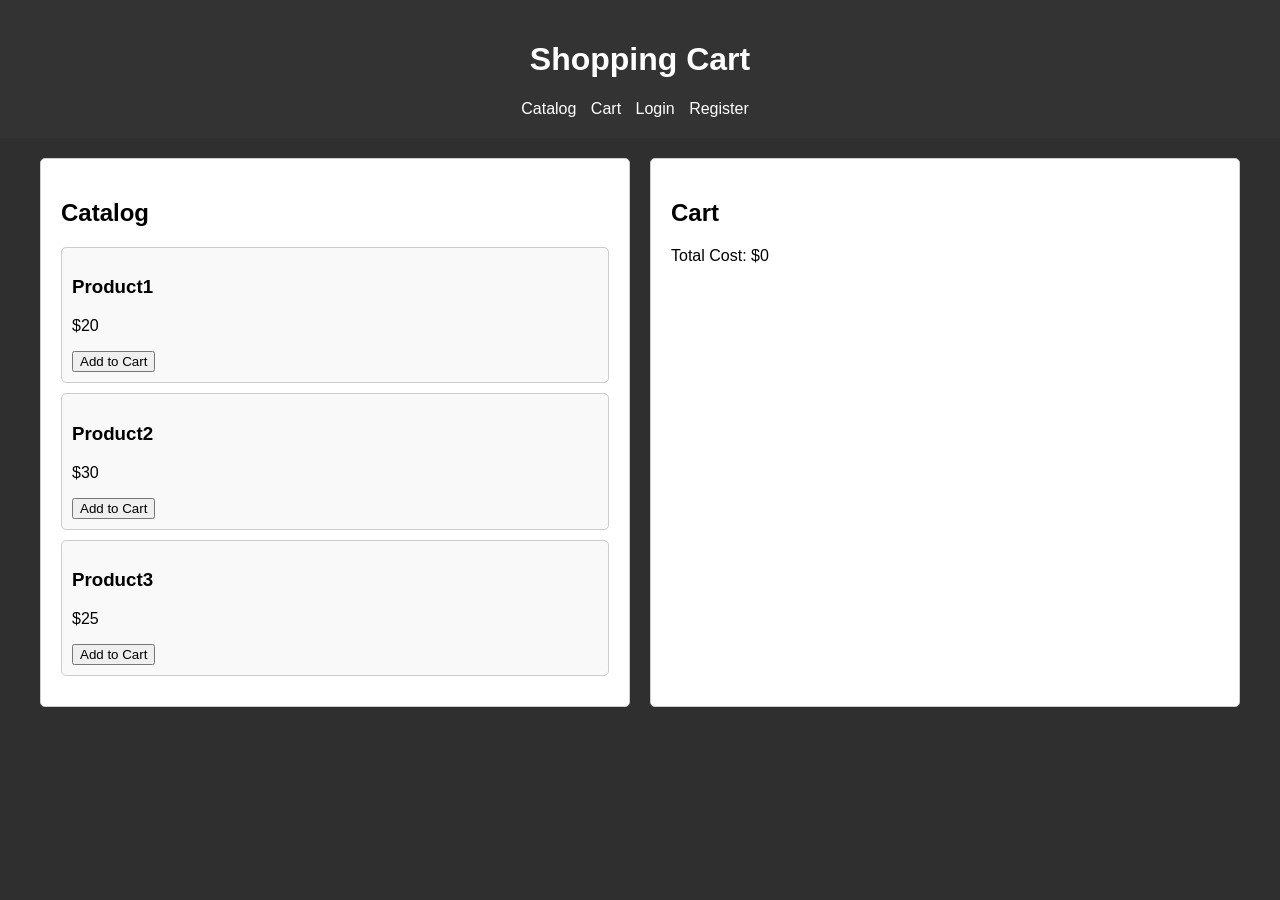
<file: Week-1/index.html>
<!DOCTYPE html>
<html lang="en">
<head>
<meta charset="UTF-8">
<meta name="viewport" content="width=device-width, initial-scale=1.0">
<title>Shopping Cart</title>
<style>
body {
  font-family: Arial, sans-serif;
  margin: 0;
  padding: 0;
  background-color: #2f2f2f;
}
header {
  background-color: #333;
  color: #fff;
  padding: 20px;
  text-align: center;
}
nav ul {
  list-style-type: none;
  padding: 0;
  margin: 0;
}
nav ul li {
  display: inline;
  margin-right: 10px;
}
nav ul li a {
  text-decoration: none;
  color: #fff;
}
.container {
  display: grid;
  grid-template-columns: 1fr 1fr;
  gap: 20px;
  max-width: 1200px;
  margin: 20px auto;
  padding: 0 20px;
}
.catalog, .cart {
  background-color: #fff;
  border: 1px solid #ccc;
  border-radius: 5px;
  padding: 20px;
}
.product-card {
  border: 1px solid #ccc;
  border-radius: 5px;
  padding: 10px;
  margin-bottom: 10px;
  background-color: #f9f9f9;
}
.product-card:hover {
  background-color: #e5e5e5;
}
.cart-items {
  list-style-type: none;
  padding: 0;
}
.cart-item {
  padding: 10px;
  border-bottom: 1px solid #ccc;
}
</style>
</head>
<body>
<header>
  <h1>Shopping Cart</h1>
  <nav>
    <ul>
      <li><a href="#catalog">Catalog</a></li>
      <li><a href="#cart">Cart</a></li>
      <li><a href="./login.html">Login</a></li>
      <li><a href="./register.html">Register</a></li>
    </ul>
  </nav>
</header>
<div class="container">
  <div class="catalog" id="catalog">
    <h2>Catalog</h2>
    <div class="product-card">
      <h3>Product1</h3>
      <p>$20</p>
      <button onclick="addToCart(20)">Add to Cart</button>
    </div>
    <div class="product-card">
      <h3>Product2</h3>
      <p>$30</p>
      <button onclick="addToCart(30)">Add to Cart</button>
    </div>
    <div class="product-card">
      <h3>Product3</h3>
      <p>$25</p>
      <button onclick="addToCart(25)">Add to Cart</button>
    </div>
  </div>
  <div class="cart" id="cart">
    <h2>Cart</h2>
    <ul class="cart-items" id="cartitems">
      <!-- Cart items will be displayed here -->
    </ul>
    <p>Total Cost: <span id="totalCost">$0</span></p>
  </div>
</div>
<script>
let cartTotal = 0;
function addToCart(price) {
  cartTotal += price;
  document.getElementById('totalCost').textContent = `$${cartTotal}`;
  
  // Add item to cart list
  const cartList = document.getElementById('cartitems');
  const li = document.createElement('li');
  li.className = 'cart-item';
  li.textContent = `Item - $${price}`;
  cartList.appendChild(li);
}
</script>
</body>
</html>
</file>
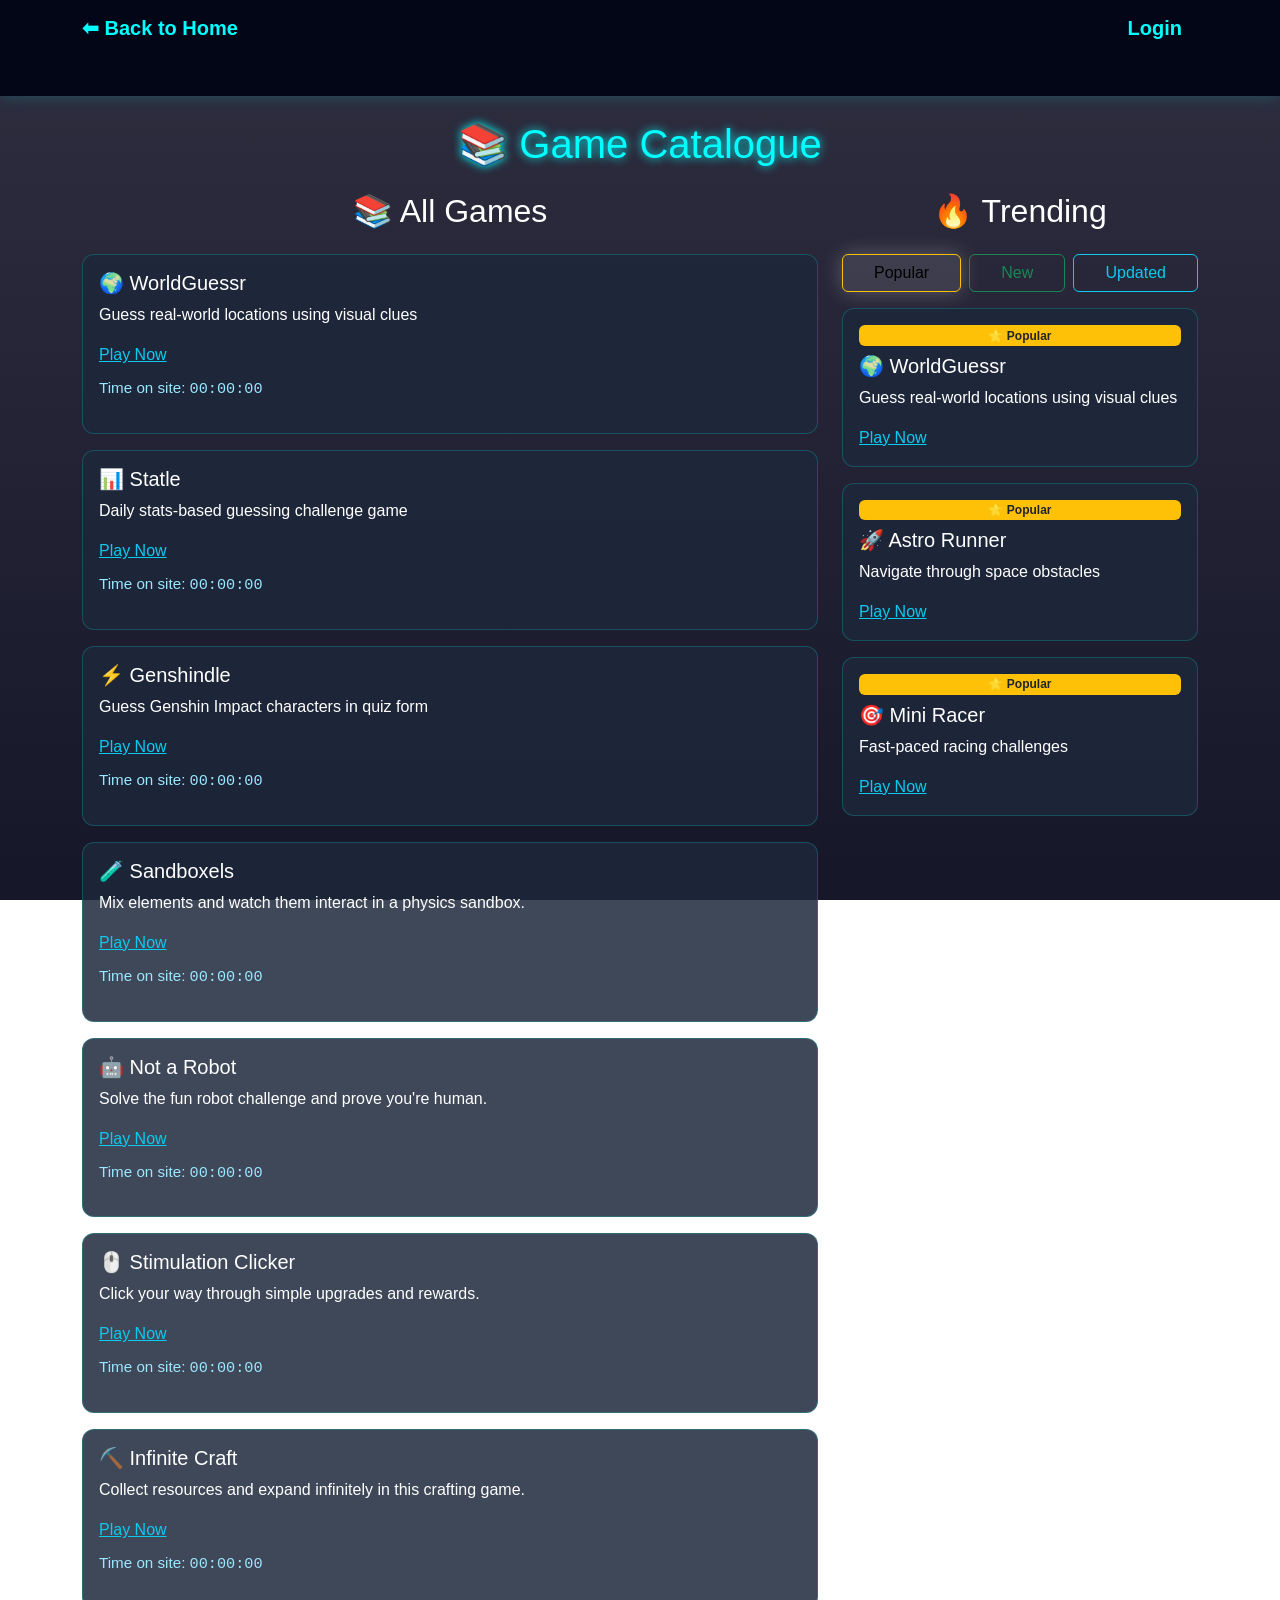
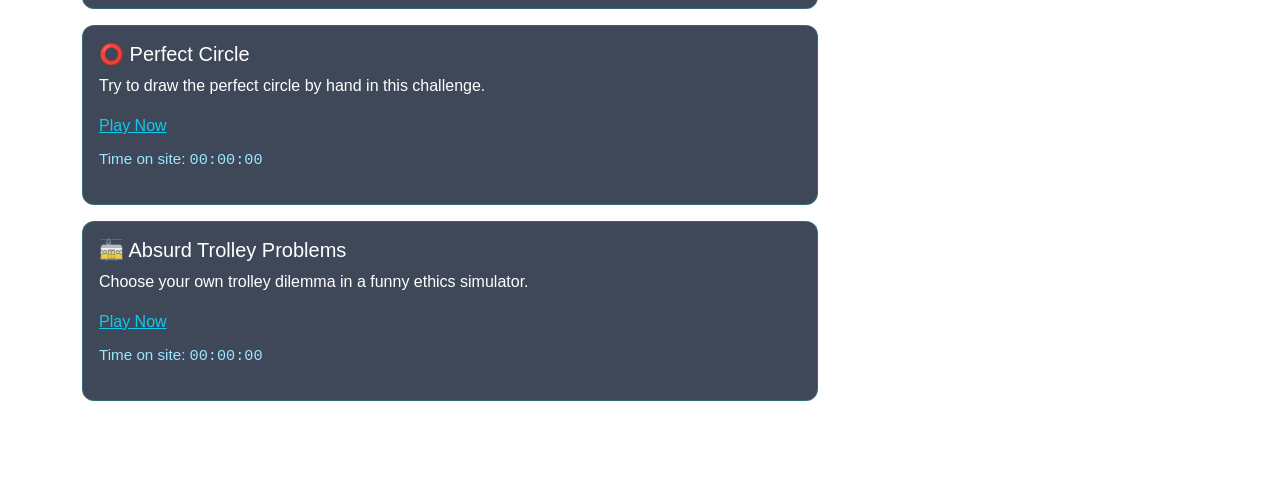
<file: Project_Game_lib/catalogue.html>
<!DOCTYPE html>
<html lang="en">
<head>
<meta charset="UTF-8">
<title>Catalogue</title>
<meta name="viewport" content="width=device-width, initial-scale=1">

<link href="https://cdn.jsdelivr.net/npm/bootstrap@5.3.0/dist/css/bootstrap.min.css" rel="stylesheet">

<style>

body {
  margin: 0;
  font-family: Arial, sans-serif;
  background:
    linear-gradient(rgba(10,10,30,0.85), rgba(10,10,30,0.95)),
    url('https://images.unsplash.com/photo-1542751371-adc38448a05e');
  background-size: cover;
  background-attachment: fixed;
  color: white;
}

/* NAVBAR */
.navbar {
  background-color: #020617;
  box-shadow: 0 0 15px rgba(0,255,255,0.2);
}

.navbar a {
  color: cyan !important;
  font-weight: bold;
}

.navbar a:hover {
  text-shadow: 0 0 10px cyan;
}

/* TITLE */
h1 {
  color: cyan;
  text-shadow: 0 0 10px cyan;
}

/* CARDS */
.card {
  background: rgba(30, 41, 59, 0.85);
  border: 1px solid rgba(0,255,255,0.2);
  border-radius: 12px;
  transition: 0.3s;
  color: white;
}

.card:hover {
  transform: scale(1.03);
  box-shadow: 0 0 15px cyan;
}

.time-label {
  margin-top: 10px;
  font-size: 0.95rem;
  color: #9be7ff;
}

.site-timer {
  font-family: 'Courier New', monospace;
}

.container {
  padding-bottom: 40px;
}

</style>

</head>

<body>

<!-- TOP BAR -->
<nav class="navbar">
  <div class="container">

    <a href="home.html" class="navbar-brand">
      ⬅ Back to Home
    </a>

    <a href="login.html" class="navbar-brand">
      Login
    </a>

  </div>
</nav>

<!-- TITLE -->
<div class="text-center mt-4">
  <h1>📚 Game Catalogue</h1>
</div>

<!-- SIDE BY SIDE CONTAINERS -->
<div class="container mt-4">
  <div class="row">

    <!-- LEFT: ALL GAMES LIST -->
    <div class="col-md-8 mb-4">
      <h2 class="text-center mb-4">📚 All Games</h2>

      <!-- WorldGuessr -->
      <div class="card p-3 mb-3">
        <h5>🌍 WorldGuessr</h5>
        <p>Guess real-world locations using visual clues</p>
        <a href="https://www.worldguessr.com/" target="_blank" class="text-info track-play" data-id="worldguessr">Play Now</a>
        <p class="time-label">Time on site: <span class="site-timer">00:00:00</span></p>
      </div>

      <!-- Statle -->
      <div class="card p-3 mb-3">
        <h5>📊 Statle</h5>
        <p>Daily stats-based guessing challenge game</p>
        <a href="https://statle.fun/" target="_blank" class="text-info track-play" data-id="statle">Play Now</a>
        <p class="time-label">Time on site: <span class="site-timer">00:00:00</span></p>
      </div>

      <!-- Genshindle -->
      <div class="card p-3 mb-3">
        <h5>⚡ Genshindle</h5>
        <p>Guess Genshin Impact characters in quiz form</p>
        <a href="https://genshindle.com/" target="_blank" class="text-info track-play" data-id="genshindle">Play Now</a>
        <p class="time-label">Time on site: <span class="site-timer">00:00:00</span></p>
      </div>

      <!-- Neal.fun sandboxels -->
      <div class="card p-3 mb-3">
        <h5>🧪 Sandboxels</h5>
        <p>Mix elements and watch them interact in a physics sandbox.</p>
        <a href="https://neal.fun/sandboxels/" target="_blank" class="text-info track-play" data-id="sandboxels">Play Now</a>
        <p class="time-label">Time on site: <span class="site-timer">00:00:00</span></p>
      </div>

      <!-- Neal.fun not-a-robot -->
      <div class="card p-3 mb-3">
        <h5>🤖 Not a Robot</h5>
        <p>Solve the fun robot challenge and prove you're human.</p>
        <a href="https://neal.fun/not-a-robot/" target="_blank" class="text-info track-play" data-id="notarobot">Play Now</a>
        <p class="time-label">Time on site: <span class="site-timer">00:00:00</span></p>
      </div>

      <!-- Neal.fun stimulation-clicker -->
      <div class="card p-3 mb-3">
        <h5>🖱️ Stimulation Clicker</h5>
        <p>Click your way through simple upgrades and rewards.</p>
        <a href="https://neal.fun/stimulation-clicker/" target="_blank" class="text-info track-play" data-id="stimulationclicker">Play Now</a>
        <p class="time-label">Time on site: <span class="site-timer">00:00:00</span></p>
      </div>

      <!-- Neal.fun infinite-craft -->
      <div class="card p-3 mb-3">
        <h5>⛏️ Infinite Craft</h5>
        <p>Collect resources and expand infinitely in this crafting game.</p>
        <a href="https://neal.fun/infinite-craft/" target="_blank" class="text-info track-play" data-id="infinitecraft">Play Now</a>
        <p class="time-label">Time on site: <span class="site-timer">00:00:00</span></p>
      </div>

      <!-- Neal.fun perfect-circle -->
      <div class="card p-3 mb-3">
        <h5>⭕ Perfect Circle</h5>
        <p>Try to draw the perfect circle by hand in this challenge.</p>
        <a href="https://neal.fun/perfect-circle/" target="_blank" class="text-info track-play" data-id="perfectcircle">Play Now</a>
        <p class="time-label">Time on site: <span class="site-timer">00:00:00</span></p>
      </div>

      <!-- Neal.fun absurd-trolley-problems -->
      <div class="card p-3 mb-3">
        <h5>🚋 Absurd Trolley Problems</h5>
        <p>Choose your own trolley dilemma in a funny ethics simulator.</p>
        <a href="https://neal.fun/absurd-trolley-problems/" target="_blank" class="text-info track-play" data-id="absurdtrolleyproblems">Play Now</a>
        <p class="time-label">Time on site: <span class="site-timer">00:00:00</span></p>
      </div>
    </div>

    <!-- RIGHT: POPULAR / NEW / UPDATED (ROTATING) -->
    <div class="col-md-4 mb-4">
      <h2 class="text-center mb-4">🔥 Trending</h2>

      <div class="d-flex justify-content-between gap-2 mb-3">
        <button id="popularBtn" type="button" class="btn btn-outline-warning flex-fill active-btn">Popular</button>
        <button id="newBtn" type="button" class="btn btn-outline-success flex-fill">New</button>
        <button id="updatedBtn" type="button" class="btn btn-outline-info flex-fill">Updated</button>
      </div>

      <div id="trendingContainer"></div>

    </div>
  </div>
</div>

<script>
const trendingGames = [
  {
    id: "worldguessr",
    badge: "⭐ Popular",
    badgeClass: "bg-warning text-dark",
    title: "🌍 WorldGuessr",
    desc: "Guess real-world locations using visual clues",
    link: "https://www.worldguessr.com/"
  },
  {
    id: "statle",
    badge: "🆕 New",
    badgeClass: "bg-success",
    title: "📊 Statle",
    desc: "Daily stats-based guessing challenge game",
    link: "https://statle.fun/"
  },
  {
    id: "genshindle",
    badge: "⬆️ Updated",
    badgeClass: "bg-info text-dark",
    title: "⚡ Genshindle",
    desc: "Guess Genshin Impact characters in quiz form",
    link: "https://genshindle.com/"
  },
  {
    id: "astrorunner",
    badge: "⭐ Popular",
    badgeClass: "bg-warning text-dark",
    title: "🚀 Astro Runner",
    desc: "Navigate through space obstacles",
    link: "#"
  },
  {
    id: "bubblequest",
    badge: "🆕 New",
    badgeClass: "bg-success",
    title: "🫧 Bubble Quest",
    desc: "Pop bubbles and collect power-ups",
    link: "#"
  },
  {
    id: "cyberclash",
    badge: "⬆️ Updated",
    badgeClass: "bg-info text-dark",
    title: "⚔️ Cyber Clash",
    desc: "Intense action-packed battles",
    link: "#"
  },
  {
    id: "miniracer",
    badge: "⭐ Popular",
    badgeClass: "bg-warning text-dark",
    title: "🎯 Mini Racer",
    desc: "Fast-paced racing challenges",
    link: "#"
  },
  {
    id: "weirdmaze",
    badge: "🆕 New",
    badgeClass: "bg-success",
    title: "🌀 Weird Maze",
    desc: "Navigate through impossible mazes",
    link: "#"
  },
  {
    id: "arcadeblaster",
    badge: "⬆️ Updated",
    badgeClass: "bg-info text-dark",
    title: "🎮 Arcade Blaster",
    desc: "Classic shooting game reimagined",
    link: "#"
  }
];

const STORAGE_KEY = 'gameLibraryPopular';
const TIME_KEY = 'gameTimeTotals';
const VISIT_KEY = 'currentGameVisit';
const MAX_POPULAR = 5;

function getPlayedGames() {
  try {
    return JSON.parse(localStorage.getItem(STORAGE_KEY) || '[]');
  } catch (err) {
    return [];
  }
}

function savePlayedGame(gameId) {
  const played = getPlayedGames().filter(id => id !== gameId);
  played.push(gameId);
  while (played.length > MAX_POPULAR) {
    played.shift();
  }
  localStorage.setItem(STORAGE_KEY, JSON.stringify(played));
}

function getGameTimeTotals() {
  try {
    return JSON.parse(localStorage.getItem(TIME_KEY) || '{}');
  } catch (err) {
    return {};
  }
}

function saveGameTimeTotals(totals) {
  localStorage.setItem(TIME_KEY, JSON.stringify(totals));
}

function addGameTime(gameId, seconds) {
  const totals = getGameTimeTotals();
  totals[gameId] = (totals[gameId] || 0) + seconds;
  saveGameTimeTotals(totals);
}

function buildTrendingGroups() {
  const played = getPlayedGames();
  const groups = {
    popular: [],
    new: [],
    updated: []
  };

  const popularIds = new Set(played);

  trendingGames.forEach(game => {
    const id = game.id;
    if (popularIds.has(id)) {
      groups.popular.push({ ...game, badge: '⭐ Popular', badgeClass: 'bg-warning text-dark' });
      return;
    }
    if (game.badge.includes('Popular')) {
      groups.popular.push(game);
      return;
    }
    if (game.badge.includes('New')) {
      groups.new.push(game);
      return;
    }
    if (game.badge.includes('Updated')) {
      groups.updated.push(game);
      return;
    }
  });

  if (groups.popular.length > MAX_POPULAR) {
    groups.popular = groups.popular.slice(-MAX_POPULAR);
  }

  return groups;
}

let activeCategory = 'popular';
let currentGameId = sessionStorage.getItem(VISIT_KEY) || null;
let visitStart = null;

function formatSeconds(seconds) {
  const hrs = String(Math.floor(seconds / 3600)).padStart(2, '0');
  const mins = String(Math.floor((seconds % 3600) / 60)).padStart(2, '0');
  const secs = String(seconds % 60).padStart(2, '0');
  return `${hrs}:${mins}:${secs}`;
}

function updateGameTimers() {
  const totals = getGameTimeTotals();
  document.querySelectorAll('.card').forEach(card => {
    const timer = card.querySelector('.site-timer');
    const link = card.querySelector('.track-play');
    if (!timer || !link) return;
    const gameId = link.dataset.id;
    const seconds = totals[gameId] || 0;
    timer.textContent = formatSeconds(seconds);
  });
}

function startVisit(gameId) {
  currentGameId = gameId;
  visitStart = Date.now();
  sessionStorage.setItem(VISIT_KEY, gameId);
  sessionStorage.setItem('visitStartTime', visitStart.toString());
}

function endVisit() {
  if (!currentGameId || !visitStart) return;
  const seconds = Math.floor((Date.now() - visitStart) / 1000);
  if (seconds > 0) {
    addGameTime(currentGameId, seconds);
  }
  currentGameId = null;
  visitStart = null;
  sessionStorage.removeItem(VISIT_KEY);
  sessionStorage.removeItem('visitStartTime');
  updateGameTimers();
}

function restoreVisit() {
  const storedGameId = sessionStorage.getItem(VISIT_KEY);
  const storedStart = Number(sessionStorage.getItem('visitStartTime') || 0);
  if (storedGameId && storedStart) {
    currentGameId = storedGameId;
    visitStart = storedStart;
  }
}

function renderTrendingGames(category) {
  const groups = buildTrendingGroups();
  const games = groups[category];
  if (!games.length) {
    document.getElementById('trendingContainer').innerHTML = '<div class="card p-3 mb-3"><p class="mb-0">No games available in this category.</p></div>';
    return;
  }

  const cards = games.map(game => `
    <div class="card p-3 mb-3 fade-in">
      <span class="badge ${game.badgeClass} mb-2">${game.badge}</span>
      <h5>${game.title}</h5>
      <p>${game.desc}</p>
      <a href="${game.link}" target="_blank" class="text-info track-play" data-id="${game.id}">Play Now</a>
    </div>
  `).join('');

  document.getElementById('trendingContainer').innerHTML = cards;
}

function setActiveCategory(category) {
  activeCategory = category;
  document.getElementById('popularBtn').classList.toggle('active-btn', category === 'popular');
  document.getElementById('newBtn').classList.toggle('active-btn', category === 'new');
  document.getElementById('updatedBtn').classList.toggle('active-btn', category === 'updated');
  renderTrendingGames(category);
}

function rotateCategory() {
  const order = ['popular', 'new', 'updated'];
  const nextIndex = (order.indexOf(activeCategory) + 1) % order.length;
  setActiveCategory(order[nextIndex]);
}

restoreVisit();

// Button handlers
document.getElementById('popularBtn').addEventListener('click', () => {
  setActiveCategory('popular');
});

document.getElementById('newBtn').addEventListener('click', () => {
  setActiveCategory('new');
});

document.getElementById('updatedBtn').addEventListener('click', () => {
  setActiveCategory('updated');
});

document.addEventListener('click', event => {
  const target = event.target;
  if (target.matches('.track-play')) {
    const gameId = target.dataset.id;
    if (gameId) {
      savePlayedGame(gameId);
      startVisit(gameId);
      setTimeout(() => setActiveCategory('popular'), 100);
    }
  }
});

// when the user returns to this tab, stop counting away-time as game time
document.addEventListener('visibilitychange', () => {
  if (document.visibilityState === 'visible') {
    endVisit();
  }
});

document.addEventListener('pagehide', () => {
  endVisit();
});

// Initial render
setActiveCategory(activeCategory);
updateGameTimers();

// Rotate every 6 seconds between categories
setInterval(rotateCategory, 6000);
</script>

<style>
@keyframes fadeIn {
  from {
    opacity: 0;
  }
  to {
    opacity: 1;
  }
}

.fade-in {
  animation: fadeIn 0.5s ease-in;
}

.active-btn {
  color: black !important;
  box-shadow: 0 0 20px rgba(255,255,255,0.25);
  background: rgba(255,255,255,0.1);
}
</style>

</body>
</html>
</file>
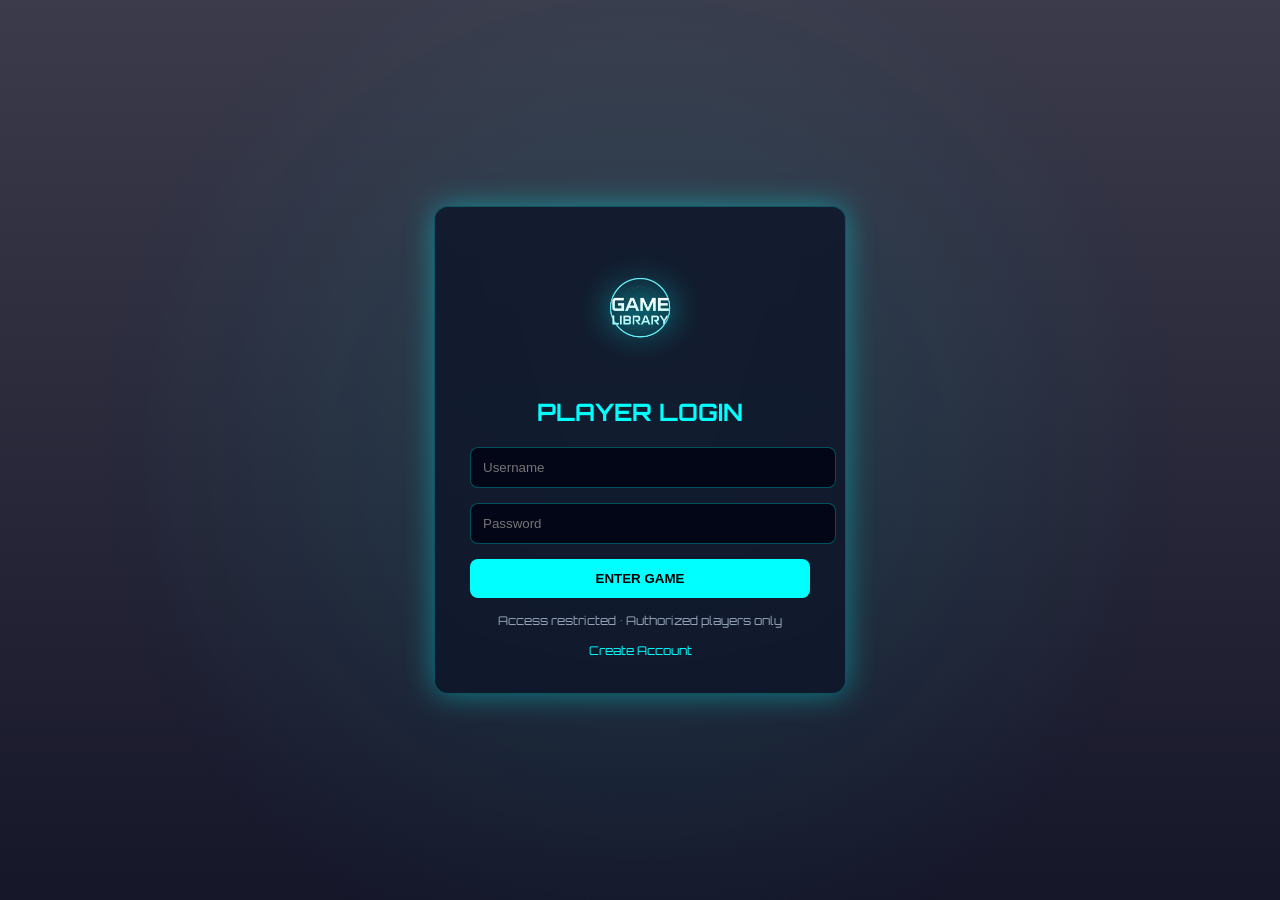
<file: Project_Game_lib/login.html>
<!DOCTYPE html>
<html lang="en">
<head>
<meta charset="UTF-8">
<meta name="viewport" content="width=device-width, initial-scale=1.0">
<title>Game Login</title>

<link href="https://fonts.googleapis.com/css2?family=Orbitron:wght@400;600&display=swap" rel="stylesheet">

<style>
body {
  margin: 0;
  height: 100vh;
  font-family: 'Orbitron', sans-serif;
  background:
    linear-gradient(rgba(10,10,30,0.8), rgba(10,10,30,0.95)),
    url('https://images.unsplash.com/photo-1542751371-adc38448a05e');
  background-size: cover;
  background-position: center;
  display: flex;
  justify-content: center;
  align-items: center;
  color: white;
}

body::before {
  content: "";
  position: fixed;
  inset: 0;
  background: radial-gradient(circle at center, rgba(0,255,255,0.1), transparent 70%);
}

.wrapper {
  width: 340px;
  padding: 35px;
  border-radius: 14px;
  background: rgba(15, 23, 42, 0.85);
  backdrop-filter: blur(12px);
  border: 1px solid rgba(0,255,255,0.25);
  box-shadow: 0 0 30px rgba(0,255,255,0.4);
  position: relative;
}

.img-area img {
  display: block;
  margin: 0 auto 25px;
  width: 130px;
  filter: drop-shadow(0 0 15px cyan);
}

h2 {
  text-align: center;
  color: cyan;
  margin-bottom: 20px;
}

.input-box {
  margin-bottom: 15px;
}

.input-box input {
  width: 100%;
  padding: 12px;
  border-radius: 8px;
  border: 1px solid rgba(0,255,255,0.3);
  background: #020617;
  color: white;
}

button {
  width: 100%;
  padding: 12px;
  background: cyan;
  border: none;
  border-radius: 8px;
  font-weight: bold;
  color: black;
  cursor: pointer;
}

button:hover {
  box-shadow: 0 0 15px cyan;
}

.footer {
  text-align: center;
  margin-top: 15px;
  font-size: 12px;
  color: #94a3b8;
}

a {
  color: cyan;
  text-decoration: none;
}
a:hover {
  text-shadow: 0 0 10px cyan;
}
</style>
</head>

<body>

<div class="wrapper">

  <div class="img-area">
    <img src="1.png" alt="Game Logo">
  </div>

  <h2>PLAYER LOGIN</h2>

  <form id="loginForm">
    <div class="input-box">
      <input type="text" placeholder="Username" required>
    </div>

    <div class="input-box">
      <input type="password" placeholder="Password" required>
    </div>

    <button type="submit">ENTER GAME</button>
  </form>

  <div class="footer">
    Access restricted • Authorized players only
    <br><br>
    <a href="register.html">Create Account</a>
  </div>

</div>

<script>
document.getElementById("loginForm").addEventListener("submit", function(e) {
  e.preventDefault();

  // ✅ CHANGED HERE
  window.location.href = "home.html";
});
</script>

</body>
</html>
</file>
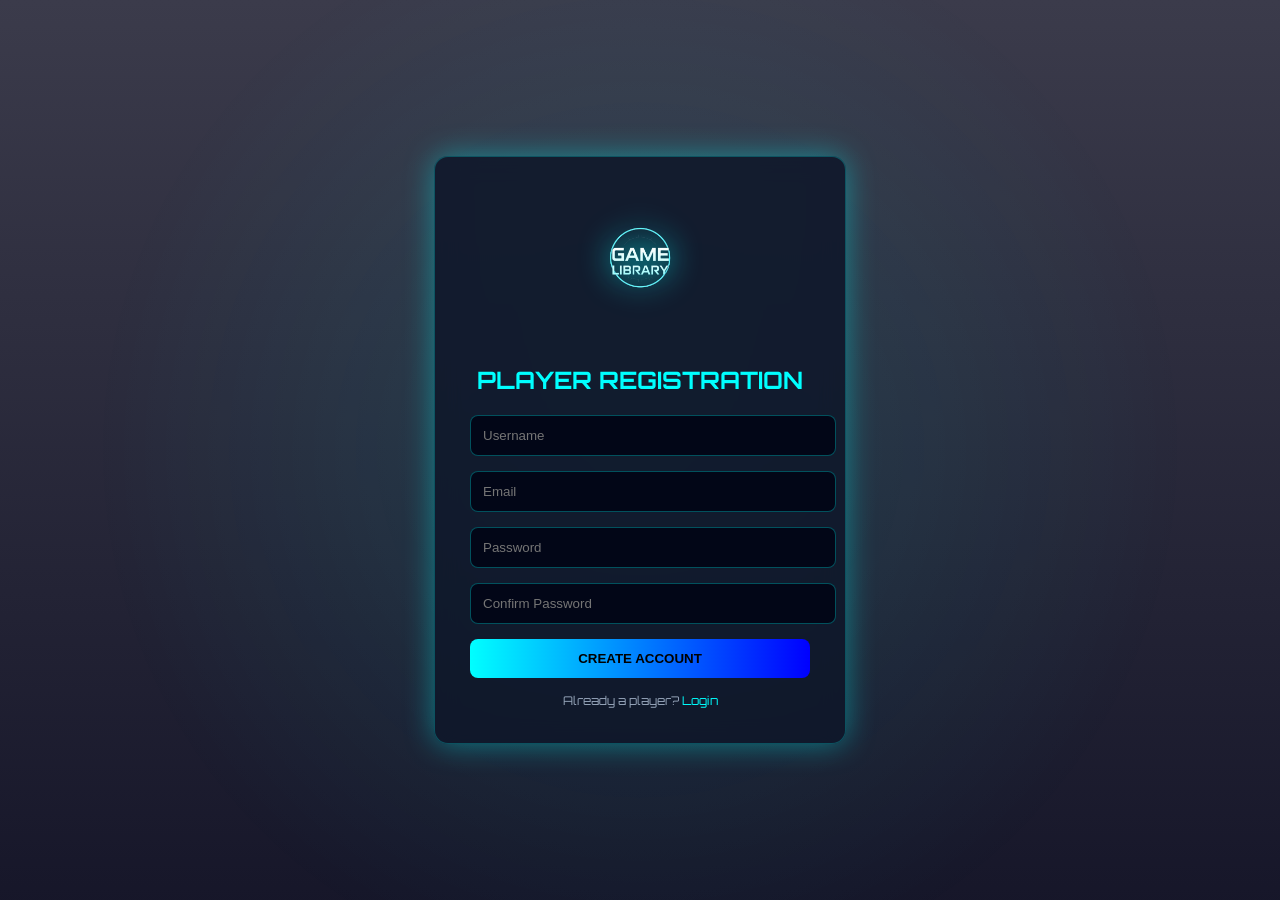
<file: Project_Game_lib/register.html>
<!DOCTYPE html>
<html lang="en">
<head>
<meta charset="UTF-8">
<meta name="viewport" content="width=device-width, initial-scale=1.0">
<title>Register</title>

<link href="https://fonts.googleapis.com/css2?family=Orbitron:wght@400;600&display=swap" rel="stylesheet">

<!-- ✅ THIS IS THE LINK -->
<link rel="stylesheet" href="style.css">
</head>

<body>

<div class="wrapper">

  <div class="img-area">
    <img src="1.png" alt="Logo">
  </div>

  <h2>PLAYER REGISTRATION</h2>

  <form>
    <div class="input-box">
      <input type="text" placeholder="Username" required>
    </div>

    <div class="input-box">
      <input type="email" placeholder="Email" required>
    </div>

    <div class="input-box">
      <input type="password" placeholder="Password" required>
    </div>

    <div class="input-box">
      <input type="password" placeholder="Confirm Password" required>
    </div>

    <button type="submit">CREATE ACCOUNT</button>
  </form>

  <div class="footer">
    Already a player? <a href="login.html">Login</a>
  </div>

</div>

</body>
</html>
</file>
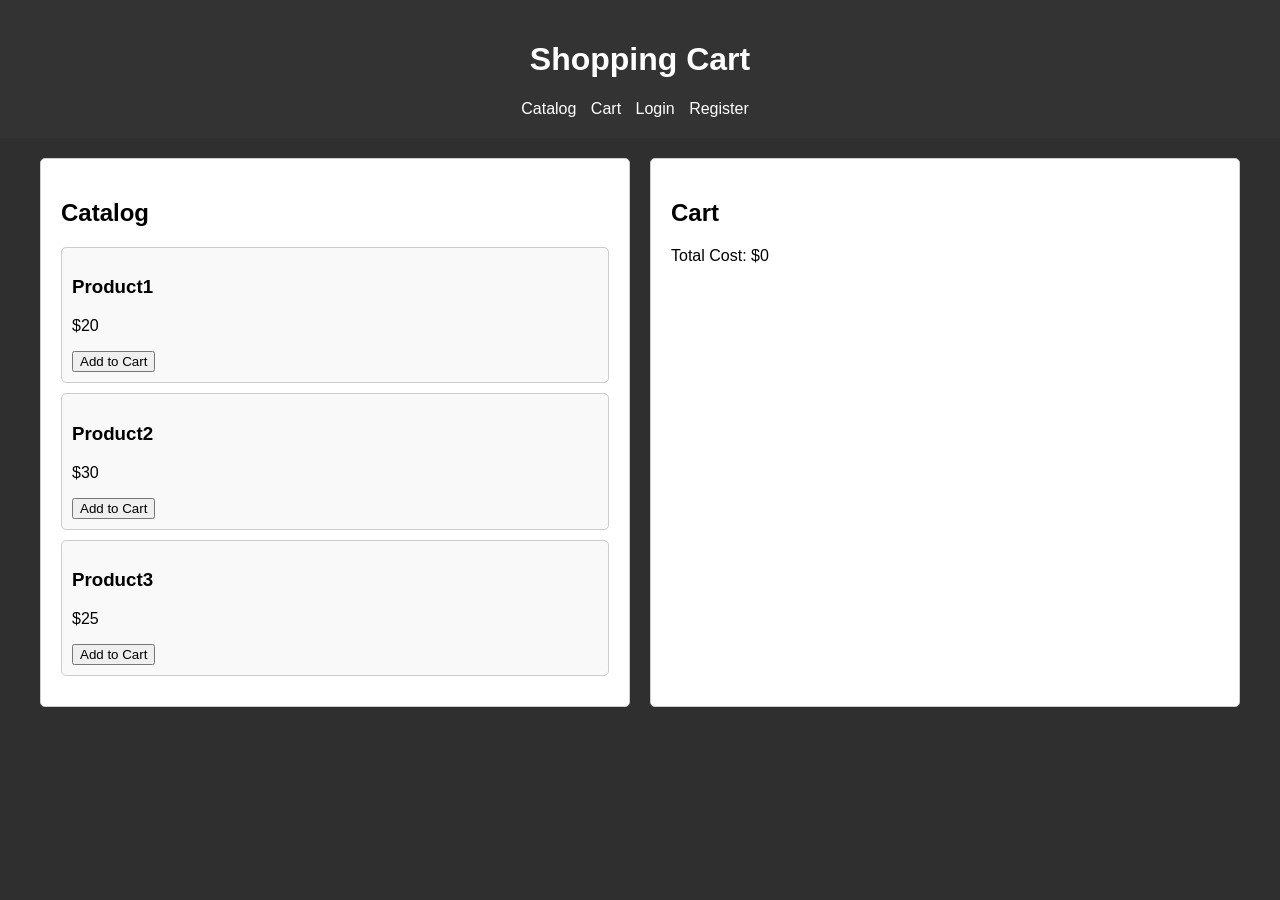
<file: Week-1/index2.html>
<!DOCTYPE html>
<html lang="en">
<head>
<meta charset="UTF-8">
<meta name="viewport" content="width=device-width, initial-scale=1.0">
<title>Shopping Cart</title>
<style>
body {
  font-family: Arial, sans-serif;
  margin: 0;
  padding: 0;
  background-color: #2f2f2f;
}
header {
  background-color: #333;
  color: #fff;
  padding: 20px;
  text-align: center;
}
nav ul {
  list-style-type: none;
  padding: 0;
  margin: 0;
}
nav ul li {
  display: inline;
  margin-right: 10px;
}
nav ul li a {
  text-decoration: none;
  color: #fff;
}
.container {
  display: grid;
  grid-template-columns: 1fr 1fr;
  gap: 20px;
  max-width: 1200px;
  margin: 20px auto;
  padding: 0 20px;
}
.catalog, .cart {
  background-color: #fff;
  border: 1px solid #ccc;
  border-radius: 5px;
  padding: 20px;
}
.product-card {
  border: 1px solid #ccc;
  border-radius: 5px;
  padding: 10px;
  margin-bottom: 10px;
  background-color: #f9f9f9;
}
.product-card:hover {
  background-color: #e5e5e5;
}
.cart-items {
  list-style-type: none;
  padding: 0;
}
.cart-item {
  padding: 10px;
  border-bottom: 1px solid #ccc;
  display: flex;
  justify-content: space-between;
  align-items: center;
}
.cart-item button {
  background-color: red;
  color: white;
  border: none;
  padding: 5px 10px;
  border-radius: 3px;
  cursor: pointer;
}
.cart-item button:hover {
  background-color: darkred;
}
</style>
</head>
<body>
<header>
  <h1>Shopping Cart</h1>
  <nav>
    <ul>
      <li><a href="#catalog">Catalog</a></li>
      <li><a href="#cart">Cart</a></li>
      <li><a href="./login.html">Login</a></li>
      <li><a href="./register.html">Register</a></li>
    </ul>
  </nav>
</header>
<div class="container">
  <div class="catalog" id="catalog">
    <h2>Catalog</h2>
    <div class="product-card">
      <h3>Product1</h3>
      <p>$20</p>
      <button onclick="addToCart('Product1', 20)">Add to Cart</button>
    </div>
    <div class="product-card">
      <h3>Product2</h3>
      <p>$30</p>
      <button onclick="addToCart('Product2', 30)">Add to Cart</button>
    </div>
    <div class="product-card">
      <h3>Product3</h3>
      <p>$25</p>
      <button onclick="addToCart('Product3', 25)">Add to Cart</button>
    </div>
  </div>
  <div class="cart" id="cart">
    <h2>Cart</h2>
    <ul class="cart-items" id="cartitems">
      <!-- Cart items will be displayed here -->
    </ul>
    <p>Total Cost: <span id="totalCost">$0</span></p>
  </div>
</div>
<script>
let cartTotal = 0;

function addToCart(name, price) {
  cartTotal += price;
  document.getElementById('totalCost').textContent = `$${cartTotal}`;

  const cartList = document.getElementById('cartitems');
  const li = document.createElement('li');
  li.className = 'cart-item';
  li.innerHTML = `${name} - $${price} 
    <button onclick="removeFromCart(this, ${price})">Remove</button>`;
  cartList.appendChild(li);
}

function removeFromCart(button, price) {
  cartTotal -= price;
  document.getElementById('totalCost').textContent = `$${cartTotal}`;
  button.parentElement.remove();
}
</script>
</body>
</html>
</file>
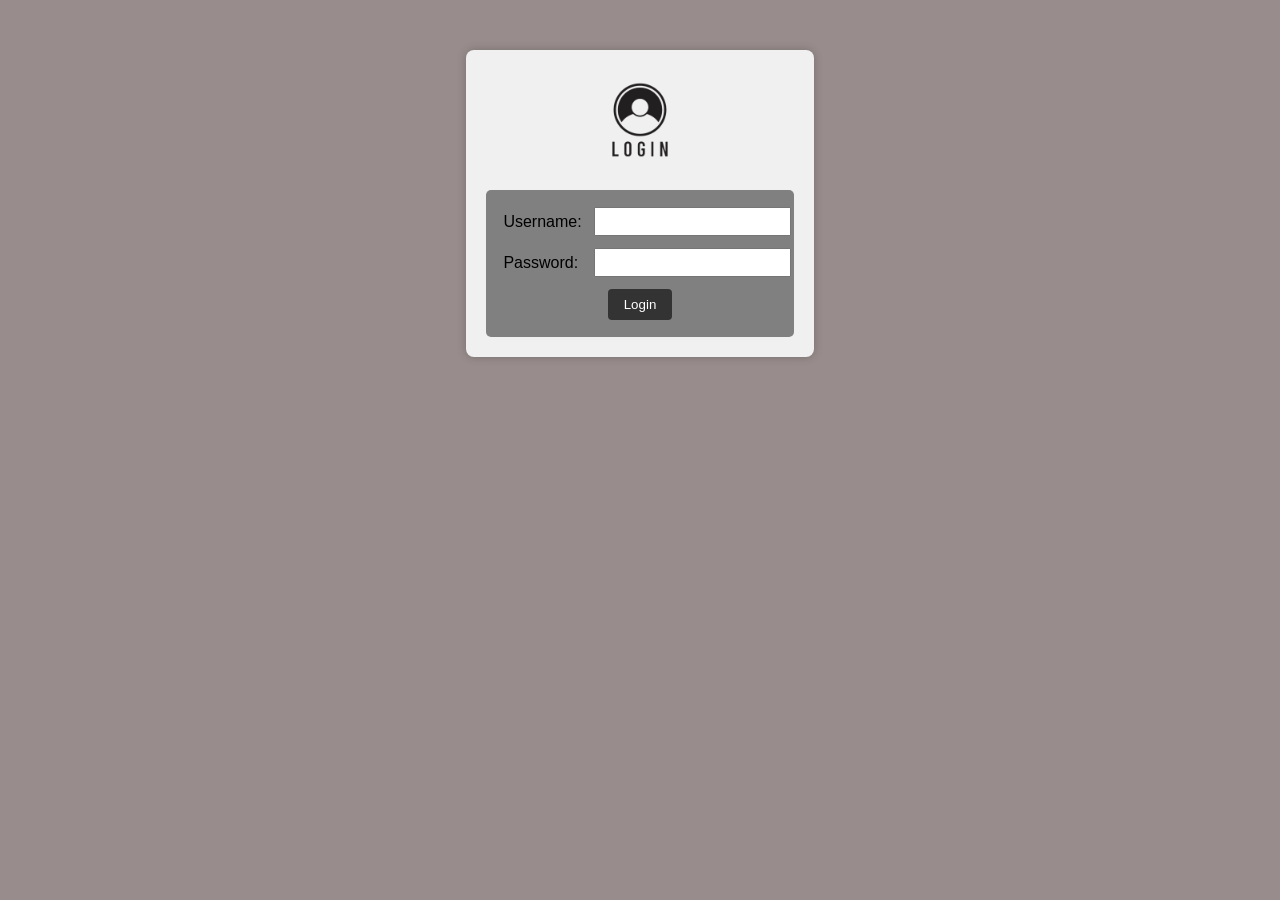
<file: Week-1/Login.html>
<!DOCTYPE html>
<html lang="en">
<head>
  <meta charset="UTF-8">
  <meta name="viewport" content="width=device-width, initial-scale=1.0">
  <title>Login</title>
  <style>
    body {
      background-color: #988c8c;
      font-family: Arial, sans-serif;
    }
    .form-box {
      display: flex;
      justify-content: center;
      margin-top: 50px;
    }
    .wrapper {
      background: #f0f0f0;
      padding: 20px;
      border-radius: 8px;
      box-shadow: 0 0 10px rgba(0,0,0,0.2);
    }
    .img-area img {
      display: block;
      margin: 0 auto 20px;
      max-width: 100px;
    }
    table {
      margin: 0 auto;
      background-color: #808080;
      padding: 10px;
      border-radius: 5px;
    }
    caption {
      margin-bottom: 10px;
      font-weight: bold;
      text-decoration: underline;
    }
    td {
      padding: 5px;
    }
    input[type="text"], input[type="password"] {
      width: 100%;
      padding: 5px;
    }
    input[type="submit"] {
      padding: 8px 16px;
      background-color: #333;
      color: #fff;
      border: none;
      border-radius: 4px;
      cursor: pointer;
    }
    input[type="submit"]:hover {
      background-color: #555;
    }
  </style>
</head>
<body>
  <div class="form-box">
    <div class="wrapper">
      <div class="img-area">
        <img src="1.png" alt="Login Icon">
      </div>
      <div class="form-area">
        <form name="login" method="post">
          <table>            
            <tr>
              <td>Username:</td>
              <td><input type="text" name="uname" required></td>
            </tr>
            <tr>
              <td>Password:</td>
              <td><input type="password" name="pwd" required></td>
            </tr>
            <tr>
              <td colspan="2" align="center">
                <input type="submit" value="Login">
              </td>
            </tr>
          </table>
        </form>
      </div>
    </div>
  </div>
</body>
</html>
</file>
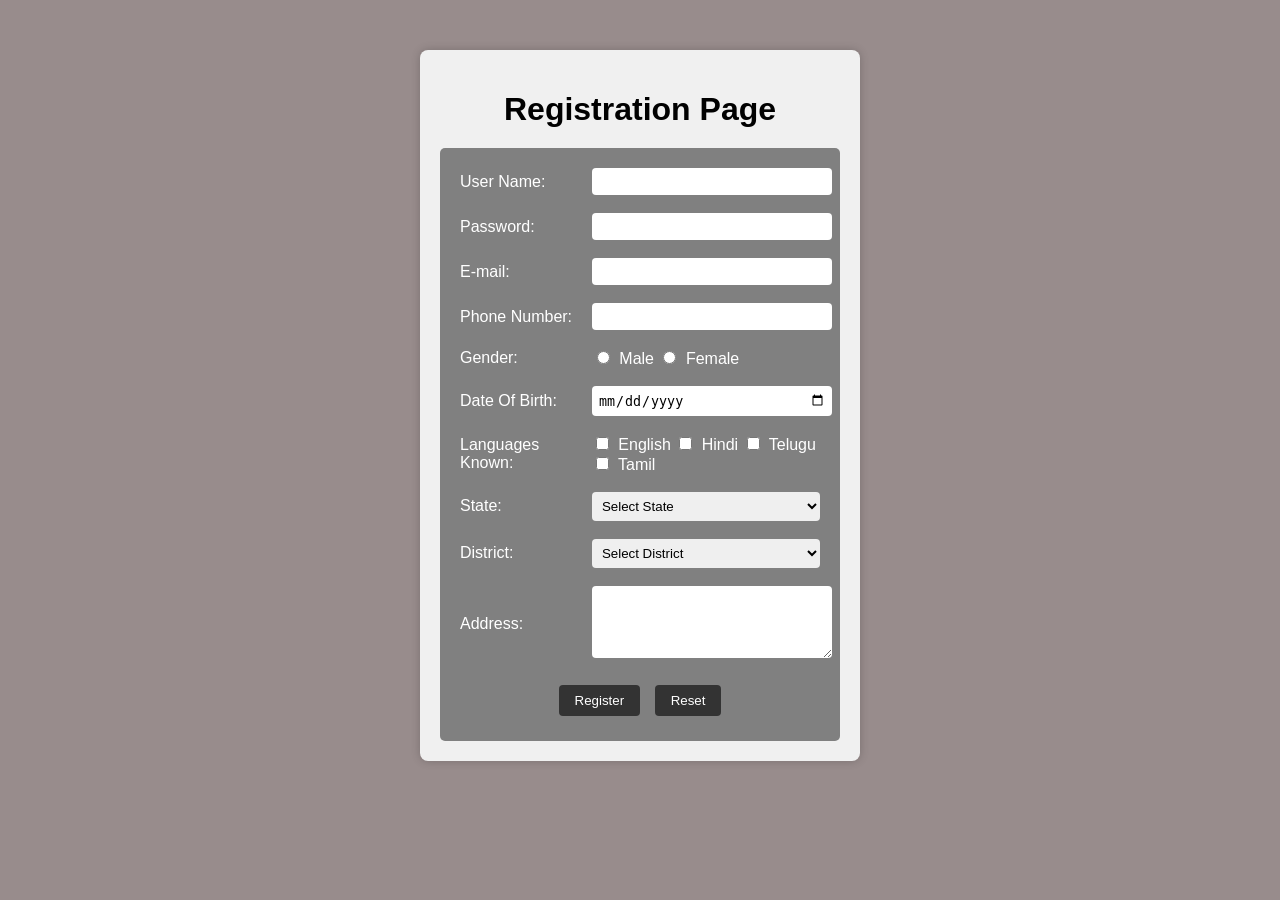
<file: Week-1/register.html>
<!DOCTYPE html>
<html lang="en">
<head>
  <meta charset="UTF-8">
  <meta name="viewport" content="width=device-width, initial-scale=1.0">
  <title>Register</title>
  <style>
    body {
      background-color: #988c8c;
      font-family: Arial, sans-serif;
    }
    .form-box {
      display: flex;
      justify-content: center;
      margin-top: 50px;
    }
    .wrapper {
      background: #f0f0f0;
      padding: 20px;
      border-radius: 8px;
      box-shadow: 0 0 10px rgba(0,0,0,0.2);
      width: 400px;
    }
    h1 {
      text-align: center;
      margin-bottom: 20px;
    }
    table {
      margin: 0 auto;
      background-color: #808080;
      padding: 10px;
      border-radius: 5px;
      width: 100%;
    }
    td {
      padding: 8px;
      color: #fff;
    }
    input[type="text"], 
    input[type="password"], 
    input[type="date"], 
    input[type="email"],
    select, 
    textarea {
      width: 100%;
      padding: 6px;
      border: none;
      border-radius: 4px;
    }
    input[type="radio"], input[type="checkbox"] {
      margin-right: 5px;
    }
    input[type="submit"], input[type="reset"] {
      padding: 8px 16px;
      background-color: #333;
      color: #fff;
      border: none;
      border-radius: 4px;
      cursor: pointer;
      margin: 5px;
    }
    input[type="submit"]:hover, input[type="reset"]:hover {
      background-color: #555;
    }
  </style>
</head>
<body>
  <div class="form-box">
    <div class="wrapper">
      <h1>Registration Page</h1>
      <form name="register" method="post" onsubmit="return validateForm()">
        <table>
          <tr>
            <td>User Name:</td>
            <td><input type="text" name="uname" required minlength="3"></td>
          </tr>
          <tr>
            <td>Password:</td>
            <td><input type="password" name="pwd" required minlength="6"></td>
          </tr>
          <tr>
            <td>E-mail:</td>
            <td><input type="email" name="email" required></td>
          </tr>
          <tr>
            <td>Phone Number:</td>
            <td><input type="text" name="phno" maxlength="10" pattern="[0-9]{10}" required></td>
          </tr>
          <tr>
            <td>Gender:</td>
            <td>
              <input type="radio" name="gender" value="Male" required> Male
              <input type="radio" name="gender" value="Female"> Female
            </td>
          </tr>
          <tr>
            <td>Date Of Birth:</td>
            <td><input type="date" name="dob" required></td>
          </tr>
          <tr>
            <td>Languages Known:</td>
            <td>
              <input type="checkbox" name="chkEng"> English
              <input type="checkbox" name="chkHin"> Hindi
              <input type="checkbox" name="chkTel"> Telugu
              <input type="checkbox" name="chkTam"> Tamil
            </td>
          </tr>
          <tr>
            <td>State:</td>
            <td>
              <select name="states" required>
                <option value="">Select State</option>
                <option value="Telangana">Telangana</option>
                <option value="AP">Andhra Pradesh</option>
                <option value="MP">Madhya Pradesh</option>
                <option value="Karnataka">Karnataka</option>
                <option value="Tamilnadu">Tamil Nadu</option>
              </select>
            </td>
          </tr>
          <tr>
            <td>District:</td>
            <td>
              <select name="dist" required>
                <option value="">Select District</option>
                <option value="Hyderabad">Hyderabad</option>
                <option value="Warangal">Warangal</option>
                <option value="RangaReddy">Ranga Reddy</option>
                <option value="Karimnagar">Karimnagar</option>
                <option value="Nalgonda">Nalgonda</option>
              </select>
            </td>
          </tr>
          <tr>
            <td>Address:</td>
            <td><textarea rows="4" name="txtAddress" required minlength="10"></textarea></td>
          </tr>
          <tr>
            <td colspan="2" align="center">
              <input type="submit" value="Register">
              <input type="reset" value="Reset">
            </td>
          </tr>
        </table>
      </form>
    </div>
  </div>

  <script>
    function validateForm() {
      let uname = document.register.uname.value.trim();
      let pwd = document.register.pwd.value.trim();
      let phno = document.register.phno.value.trim();
      let dob = document.register.dob.value;
      let address = document.register.txtAddress.value.trim();

      // Username validation
      if (uname.length < 3) {
        alert("Username must be at least 3 characters long.");
        return false;
      }

      // Password validation
      if (pwd.length < 6) {
        alert("Password must be at least 6 characters long.");
        return false;
      }

      // Phone number validation
      if (!/^\d{10}$/.test(phno)) {
        alert("Phone number must be exactly 10 digits.");
        return false;
      }

      // DOB validation (must not be future date)
      let today = new Date();
      let birthDate = new Date(dob);
      if (birthDate > today) {
        alert("Date of Birth cannot be in the future.");
        return false;
      }

      // Language validation (at least one checkbox)
      let chkEng = document.register.chkEng.checked;
      let chkHin = document.register.chkHin.checked;
      let chkTel = document.register.chkTel.checked;
      let chkTam = document.register.chkTam.checked;
      if (!chkEng && !chkHin && !chkTel && !chkTam) {
        alert("Please select at least one language.");
        return false;
      }

      // Address validation
      if (address.length < 10) {
        alert("Address must be at least 10 characters long.");
        return false;
      }

      return true; // Form is valid
    }
  </script>
</body>
</html>
</file>
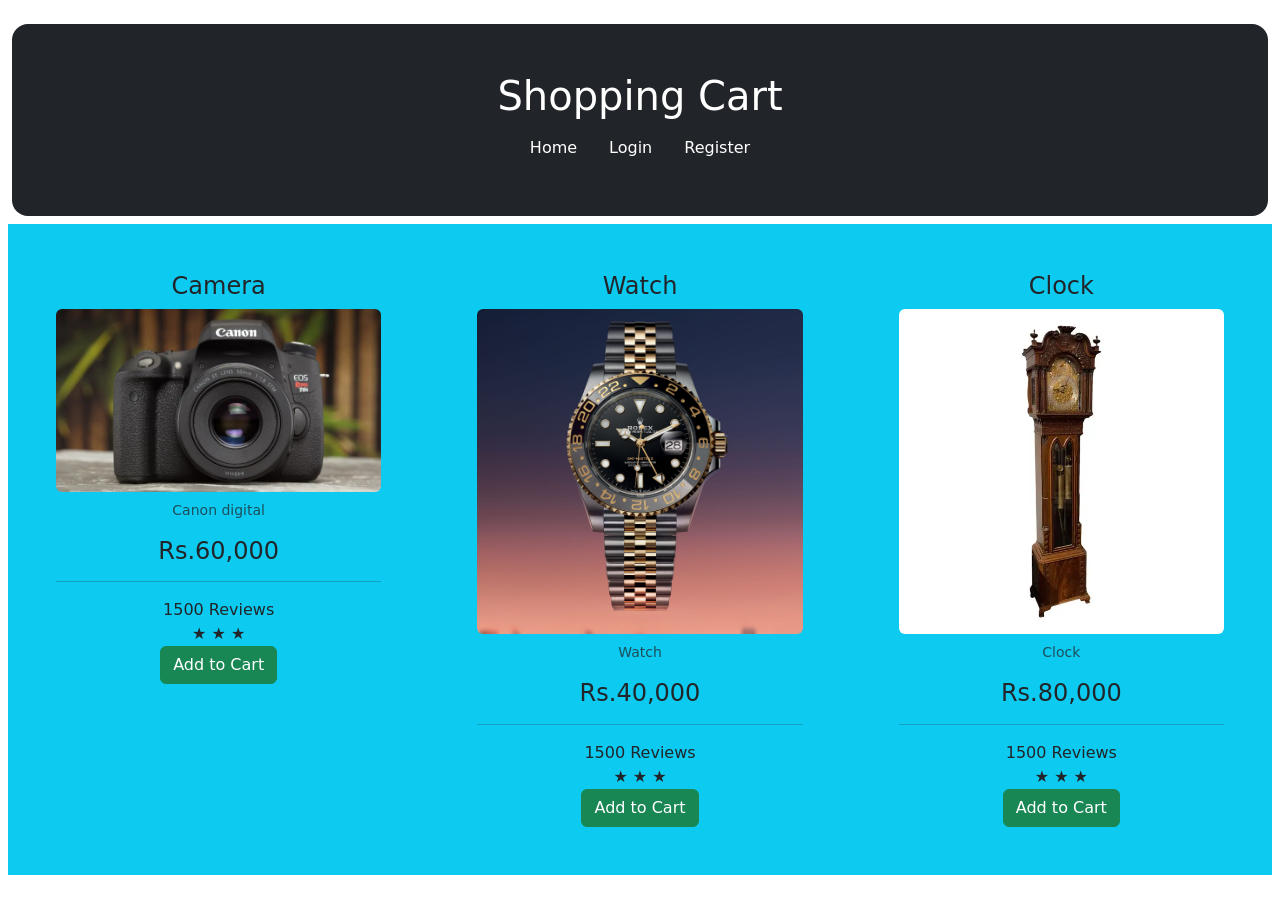
<file: Week-2/Homepage.html>
<!DOCTYPE html>
<html lang="en">
<head>
  <meta charset="UTF-8">
  <meta name="viewport" content="width=device-width, initial-scale=1.0">
  <title>Bootstrap Example</title>
  
  <link href="https://cdn.jsdelivr.net/npm/bootstrap@5.3.3/dist/css/bootstrap.min.css" 
        rel="stylesheet" 
        integrity="sha384-QWTKZyjpPEjISv5WaRU9OFeRpok6YctnYmDr5pNlyT2bRjXh0JMhjY6hW+ALEwIH" 
        crossorigin="anonymous">
  <script src="https://cdn.jsdelivr.net/npm/bootstrap@5.3.3/dist/js/bootstrap.bundle.min.js" 
          integrity="sha384-YvpcrYf0tY3lHB60NNkmXc5s9fDVZLESaAA55NDzOxhy9GkcIdslK1eN7N6jIeHz" 
          crossorigin="anonymous"></script>
</head>
<body>
  <div class="container-fluid mt-3">
    <div class="mt-4 p-5 bg-dark text-white text-center rounded-4">
      <h1>Shopping Cart</h1>
      <ul class="nav justify-content-center">
        <li class="nav-item">
          <a class="nav-link text-white" href="#">Home</a>
        </li>
        <li class="nav-item">
          <a class="nav-link text-white" href="login.html">Login</a>
        </li>
        <li class="nav-item">
          <a class="nav-link text-white" href="register.html">Register</a>
        </li>
      </ul>
    </div>
  </div>

  <div class="container-fluid text-center">
    <div class="row p-2 rounded">
      
      <!-- Camera -->
      <div class="col-md-4 p-5 bg-info">
        <h4>Camera</h4>
        <figure class="figure">
          <img src="camera.webp" class="figure-img img-fluid rounded" alt="Camera">
          <figcaption class="figure-caption">Canon digital</figcaption>
        </figure>
        <h4>Rs.60,000</h4>
        <hr>
        <div class="label-rating">1500 Reviews<br>&#9733; &#9733; &#9733;</div>
        <button class="btn btn-success">Add to Cart</button>
      </div>

      <!-- Watch -->
      <div class="col-md-4 p-5 bg-info">
        <h4>Watch</h4>
        <figure class="figure">
          <img src="watch.jpg" class="figure-img img-fluid rounded" alt="Watch">
          <figcaption class="figure-caption">Watch</figcaption>
        </figure>
        <h4>Rs.40,000</h4>
        <hr>
        <div class="label-rating">1500 Reviews<br>&#9733; &#9733; &#9733;</div>
        <button class="btn btn-success">Add to Cart</button>
      </div>

      <!-- Clock -->
      <div class="col-md-4 p-5 bg-info">
        <h4>Clock</h4>
        <figure class="figure">
          <img src="clock.webp" class="figure-img img-fluid rounded" alt="Clock">
          <figcaption class="figure-caption">Clock</figcaption>
        </figure>
        <h4>Rs.80,000</h4>
        <hr>
        <div class="label-rating">1500 Reviews<br>&#9733; &#9733; &#9733;</div>
        <button class="btn btn-success">Add to Cart</button>
      </div>

    </div>
  </div>
</body>
</html>
</file>
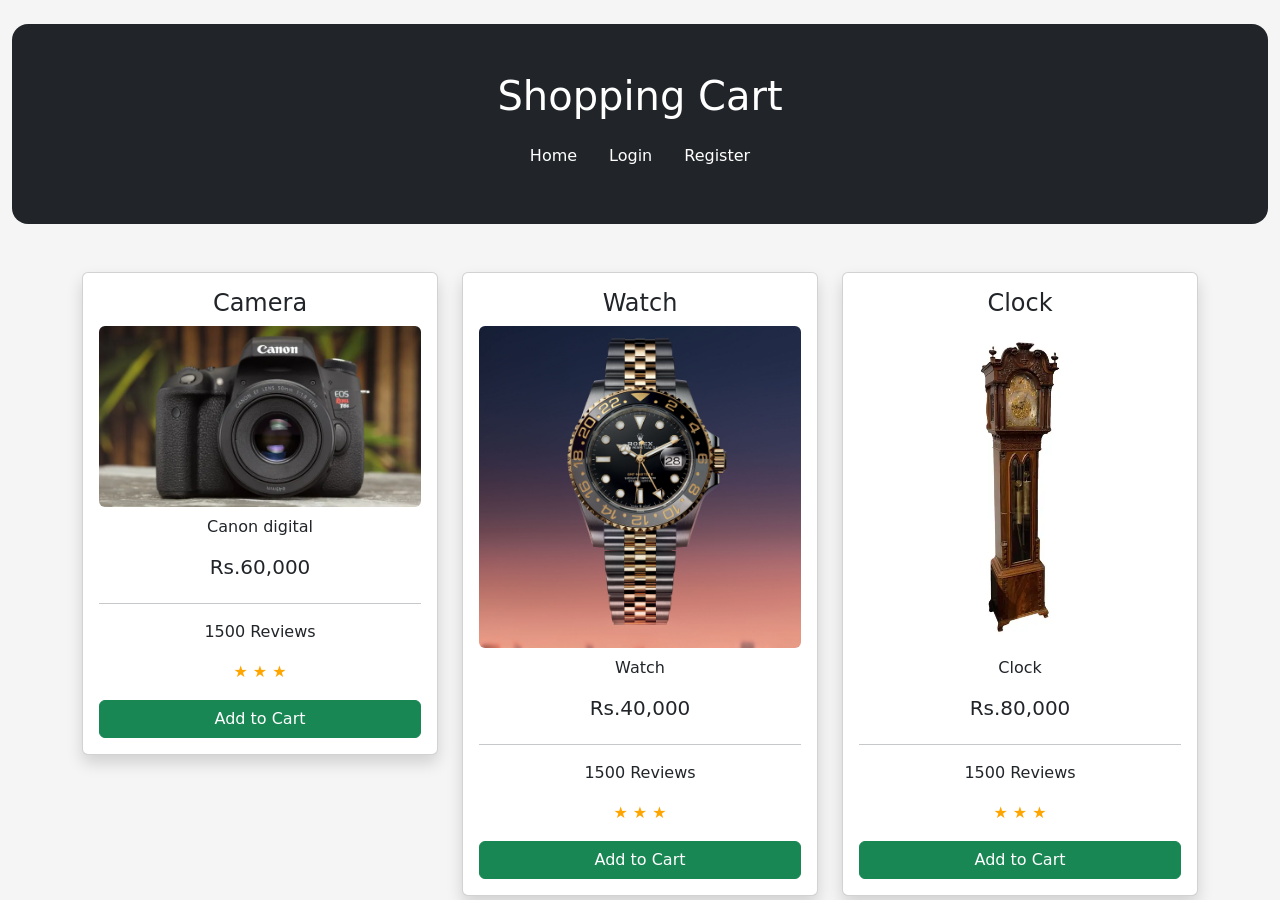
<file: Week-2/Homepage2.html>
<!DOCTYPE html>
<html lang="en">
<head>
<meta charset="UTF-8">
<meta name="viewport" content="width=device-width, initial-scale=1.0">
<title>Shopping Cart</title>

<link href="https://cdn.jsdelivr.net/npm/bootstrap@5.3.3/dist/css/bootstrap.min.css" rel="stylesheet">

<script src="https://cdn.jsdelivr.net/npm/bootstrap@5.3.3/dist/js/bootstrap.bundle.min.js"></script>

<style>
body{
background-color:#f5f5f5;
}

.product:hover{
transform:scale(1.05);
transition:0.3s;
}

.rating{
color:orange;
}
</style>

</head>

<body>

<div class="container-fluid mt-3">

<div class="mt-4 p-5 bg-dark text-white text-center rounded-4">
<h1>Shopping Cart</h1>

<ul class="nav justify-content-center mt-3">

<li class="nav-item">
<a class="nav-link text-white" href="#">Home</a>
</li>

<li class="nav-item">
<a class="nav-link text-white" href="login.html">Login</a>
</li>

<li class="nav-item">
<a class="nav-link text-white" href="register.html">Register</a>
</li>

</ul>
</div>

</div>


<div class="container mt-5 text-center">

<div class="row g-4">

<div class="col-md-4">

<div class="card product p-3 shadow">

<h4>Camera</h4>

<img src="camera.webp" class="img-fluid rounded" alt="Camera">

<p class="mt-2">Canon digital</p>

<h5>Rs.60,000</h5>

<hr>

<p>1500 Reviews</p>

<div class="rating">&#9733; &#9733; &#9733;</div>

<button class="btn btn-success mt-3">Add to Cart</button>

</div>

</div>


<div class="col-md-4">

<div class="card product p-3 shadow">

<h4>Watch</h4>

<img src="watch.jpg" class="img-fluid rounded" alt="Watch">

<p class="mt-2">Watch</p>

<h5>Rs.40,000</h5>

<hr>

<p>1500 Reviews</p>

<div class="rating">&#9733; &#9733; &#9733;</div>

<button class="btn btn-success mt-3">Add to Cart</button>

</div>

</div>


<div class="col-md-4">

<div class="card product p-3 shadow">

<h4>Clock</h4>

<img src="clock.webp" class="img-fluid rounded" alt="Clock">

<p class="mt-2">Clock</p>

<h5>Rs.80,000</h5>

<hr>

<p>1500 Reviews</p>

<div class="rating">&#9733; &#9733; &#9733;</div>

<button class="btn btn-success mt-3">Add to Cart</button>

</div>

</div>

</div>

</div>

</body>
</html>
</file>
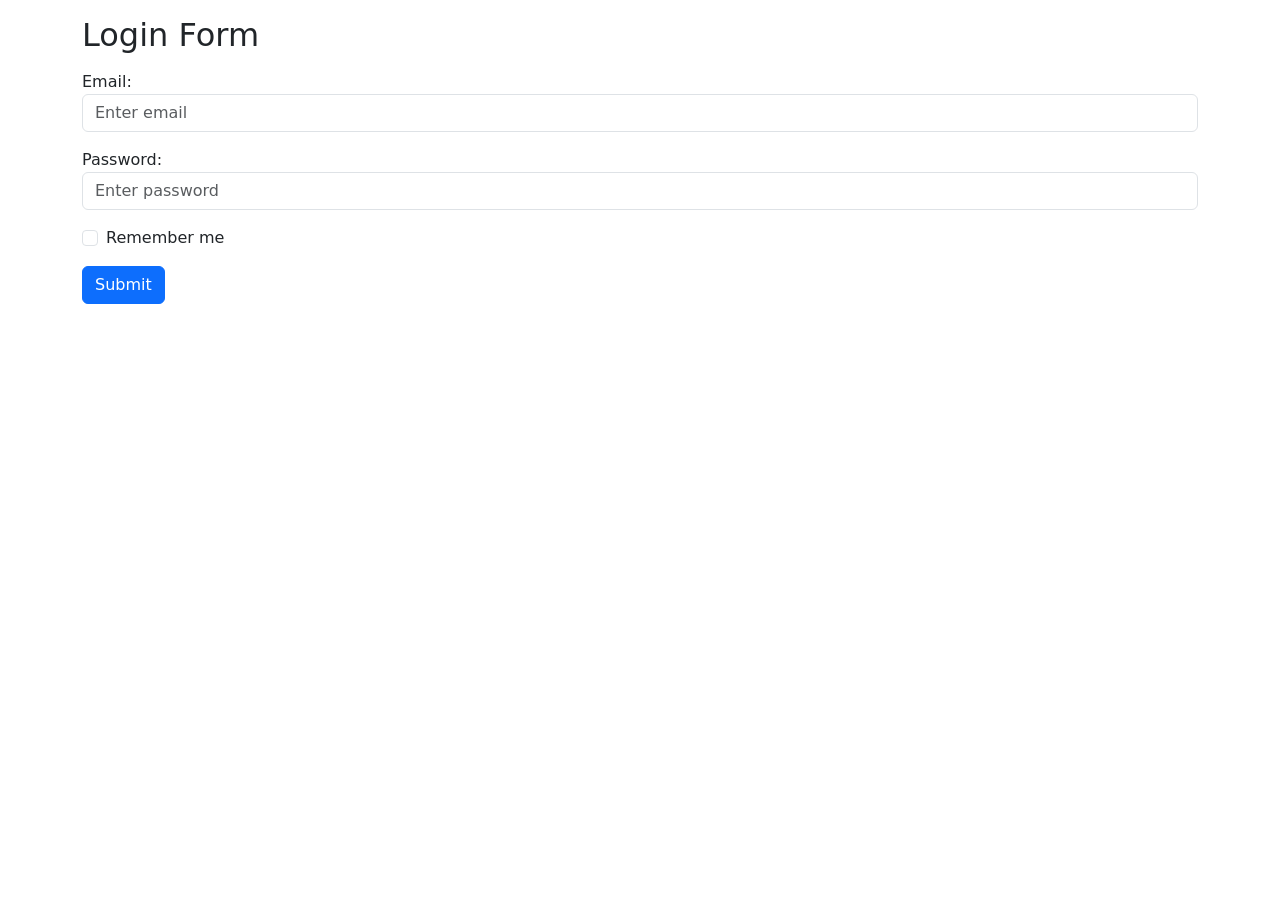
<file: Week-2/login.html>
<!DOCTYPE html>
<html lang="en">
<head>
  <meta charset="UTF-8">
  <meta name="viewport" content="width=device-width, initial-scale=1.0">
  <title>Bootstrap Example</title>
  <!-- Bootstrap CSS -->
  <link href="https://cdn.jsdelivr.net/npm/bootstrap@5.3.3/dist/css/bootstrap.min.css" 
        rel="stylesheet" 
        integrity="sha384-QWTKZyjpPEjISv5WaRU9OFeRpok6YctnYmDr5pNlyT2bRjXh0JMhjY6hW+ALEwIH" 
        crossorigin="anonymous">

  <!-- Bootstrap Bundle JS (includes Popper) -->
  <script src="https://cdn.jsdelivr.net/npm/bootstrap@5.3.3/dist/js/bootstrap.bundle.min.js" 
          integrity="sha384-YvpcrYf0tY3lHB60NNkmXc5s9fDVZLESaAA55NDzOxhy9GkcIdslK1eN7N6jIeHz" 
          crossorigin="anonymous"></script>
</head>
<body>
<div class="container mt-3">
  <h2>Login Form</h2>
  <form>
    <div class="mb-3 mt-3">
      <label for="email">Email:</label>
      <input type="text" class="form-control" id="email" placeholder="Enter email" name="email">
    </div>
    <div class="mb-3">
      <label for="pwd">Password:</label>
      <input type="password" class="form-control" id="pwd" placeholder="Enter password" name="pswd">
    </div>
    <div class="form-check mb-3">
      <input class="form-check-input" type="checkbox" name="remember">
      <label class="form-check-label" for="remember">Remember me</label>
    </div>
    <button type="submit" class="btn btn-primary">Submit</button>
  </form>
</div>
</body>
</html>
</file>
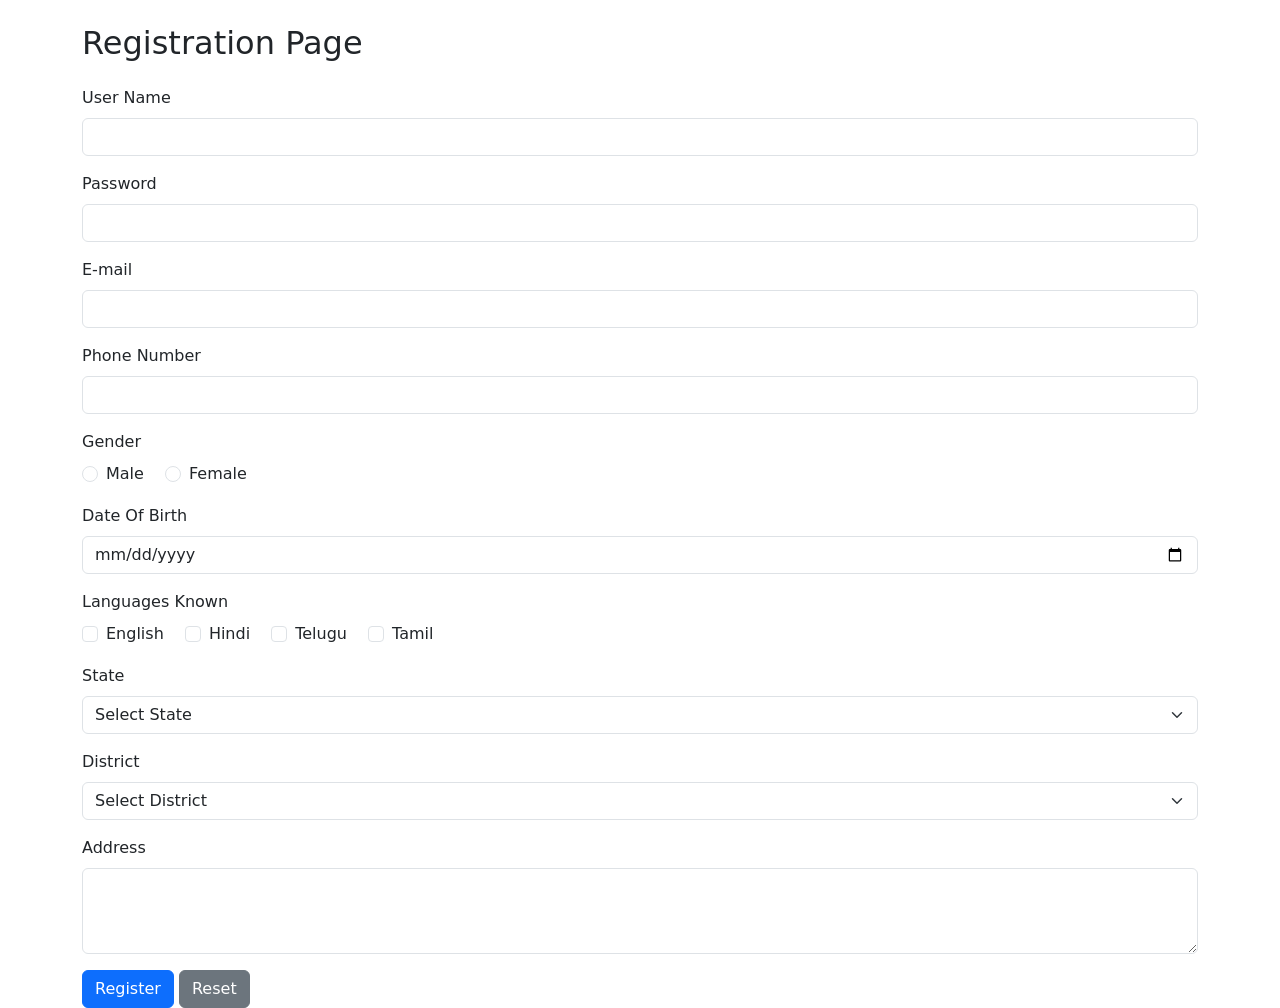
<file: Week-2/register.html>
<!DOCTYPE html>
<html lang="en">
<head>
  <meta charset="UTF-8">
  <meta name="viewport" content="width=device-width, initial-scale=1.0">
  <title>Register</title>
  <!-- Bootstrap CSS -->
  <link href="https://cdn.jsdelivr.net/npm/bootstrap@5.3.3/dist/css/bootstrap.min.css" 
        rel="stylesheet" 
        integrity="sha384-QWTKZyjpPEjISv5WaRU9OFeRpok6YctnYmDr5pNlyT2bRjXh0JMhjY6hW+ALEwIH" 
        crossorigin="anonymous">
  <!-- Bootstrap Bundle JS -->
  <script src="https://cdn.jsdelivr.net/npm/bootstrap@5.3.3/dist/js/bootstrap.bundle.min.js" 
          integrity="sha384-YvpcrYf0tY3lHB60NNkmXc5s9fDVZLESaAA55NDzOxhy9GkcIdslK1eN7N6jIeHz" 
          crossorigin="anonymous"></script>
</head>
<body>
<div class="container mt-4">
  <h2 class="mb-4">Registration Page</h2>
  <form name="register" method="post" onsubmit="return validateForm()">
    <div class="mb-3">
      <label for="uname" class="form-label">User Name</label>
      <input type="text" class="form-control" id="uname" name="uname" required minlength="3">
    </div>
    <div class="mb-3">
      <label for="pwd" class="form-label">Password</label>
      <input type="password" class="form-control" id="pwd" name="pwd" required minlength="6">
    </div>
    <div class="mb-3">
      <label for="email" class="form-label">E-mail</label>
      <input type="email" class="form-control" id="email" name="email" required>
    </div>
    <div class="mb-3">
      <label for="phno" class="form-label">Phone Number</label>
      <input type="text" class="form-control" id="phno" name="phno" maxlength="10" pattern="[0-9]{10}" required>
    </div>
    <div class="mb-3">
      <label class="form-label">Gender</label><br>
      <div class="form-check form-check-inline">
        <input class="form-check-input" type="radio" name="gender" value="Male" required>
        <label class="form-check-label">Male</label>
      </div>
      <div class="form-check form-check-inline">
        <input class="form-check-input" type="radio" name="gender" value="Female">
        <label class="form-check-label">Female</label>
      </div>
    </div>
    <div class="mb-3">
      <label for="dob" class="form-label">Date Of Birth</label>
      <input type="date" class="form-control" id="dob" name="dob" required>
    </div>
    <div class="mb-3">
      <label class="form-label">Languages Known</label><br>
      <div class="form-check form-check-inline">
        <input class="form-check-input" type="checkbox" name="chkEng">
        <label class="form-check-label">English</label>
      </div>
      <div class="form-check form-check-inline">
        <input class="form-check-input" type="checkbox" name="chkHin">
        <label class="form-check-label">Hindi</label>
      </div>
      <div class="form-check form-check-inline">
        <input class="form-check-input" type="checkbox" name="chkTel">
        <label class="form-check-label">Telugu</label>
      </div>
      <div class="form-check form-check-inline">
        <input class="form-check-input" type="checkbox" name="chkTam">
        <label class="form-check-label">Tamil</label>
      </div>
    </div>
    <div class="mb-3">
      <label for="states" class="form-label">State</label>
      <select class="form-select" id="states" name="states" required>
        <option value="">Select State</option>
        <option value="Telangana">Telangana</option>
        <option value="AP">Andhra Pradesh</option>
        <option value="MP">Madhya Pradesh</option>
        <option value="Karnataka">Karnataka</option>
        <option value="Tamilnadu">Tamil Nadu</option>
      </select>
    </div>
    <div class="mb-3">
      <label for="dist" class="form-label">District</label>
      <select class="form-select" id="dist" name="dist" required>
        <option value="">Select District</option>
        <option value="Hyderabad">Hyderabad</option>
        <option value="Warangal">Warangal</option>
        <option value="RangaReddy">Ranga Reddy</option>
        <option value="Karimnagar">Karimnagar</option>
        <option value="Nalgonda">Nalgonda</option>
      </select>
    </div>
    <div class="mb-3">
      <label for="txtAddress" class="form-label">Address</label>
      <textarea class="form-control" id="txtAddress" name="txtAddress" rows="3" required minlength="10"></textarea>
    </div>
    <button type="submit" class="btn btn-primary">Register</button>
    <button type="reset" class="btn btn-secondary">Reset</button>
  </form>
</div>

<script>
  function validateForm() {
    let uname = document.register.uname.value.trim();
    let pwd = document.register.pwd.value.trim();
    let phno = document.register.phno.value.trim();
    let dob = document.register.dob.value;
    let address = document.register.txtAddress.value.trim();

    if (uname.length < 3) {
      alert("Username must be at least 3 characters long.");
      return false;
    }
    if (pwd.length < 6) {
      alert("Password must be at least 6 characters long.");
      return false;
    }
    if (!/^\d{10}$/.test(phno)) {
      alert("Phone number must be exactly 10 digits.");
      return false;
    }
    let today = new Date();
    let birthDate = new Date(dob);
    if (birthDate > today) {
      alert("Date of Birth cannot be in the future.");
      return false;
    }
    let chkEng = document.register.chkEng.checked;
    let chkHin = document.register.chkHin.checked;
    let chkTel = document.register.chkTel.checked;
    let chkTam = document.register.chkTam.checked;
    if (!chkEng && !chkHin && !chkTel && !chkTam) {
      alert("Please select at least one language.");
      return false;
    }
    if (address.length < 10) {
      alert("Address must be at least 10 characters long.");
      return false;
    }
    return true;
  }
</script>
</body>
</html>
</file>
<file: Project_Game_lib/style.css>
body {
  margin: 0;
  height: 100vh;
  font-family: 'Orbitron', sans-serif;

  background: 
    linear-gradient(rgba(10,10,30,0.8), rgba(10,10,30,0.95)),
    url('https://images.unsplash.com/photo-1542751371-adc38448a05e');

  background-size: cover;
  background-position: center;

  display: flex;
  justify-content: center;
  align-items: center;

  color: white;
}

/* glow effect */
body::before {
  content: "";
  position: fixed;
  inset: 0;
  background: radial-gradient(circle at center, rgba(0,255,255,0.1), transparent 70%);
}

/* main box */
.wrapper {
  width: 340px;
  padding: 35px;
  border-radius: 14px;

  background: rgba(15, 23, 42, 0.85);
  backdrop-filter: blur(12px);

  border: 1px solid rgba(0,255,255,0.25);
  box-shadow: 0 0 30px rgba(0,255,255,0.4);

  text-align: center;
}

/* logo */
.img-area img {
  width: 130px;
  margin-bottom: 20px;
  filter: drop-shadow(0 0 15px cyan);
}

/* title */
h2 {
  color: cyan;
  margin-bottom: 20px;
}

/* inputs */
.input-box {
  margin-bottom: 15px;
}

.input-box input {
  width: 100%;
  padding: 12px;
  border-radius: 8px;

  border: 1px solid rgba(0,255,255,0.3);
  background: #020617;
  color: white;
}

.input-box input:focus {
  outline: none;
  box-shadow: 0 0 10px cyan;
}

/* button */
button {
  width: 100%;
  padding: 12px;
  background: linear-gradient(90deg, cyan, blue);
  border: none;
  border-radius: 8px;
  font-weight: bold;
  color: black;
  cursor: pointer;
}

button:hover {
  box-shadow: 0 0 15px cyan;
  transform: scale(1.05);
}

/* footer */
.footer {
  margin-top: 15px;
  font-size: 12px;
  color: #94a3b8;
}

.footer a {
  color: cyan;
  text-decoration: none;
}
</file>
